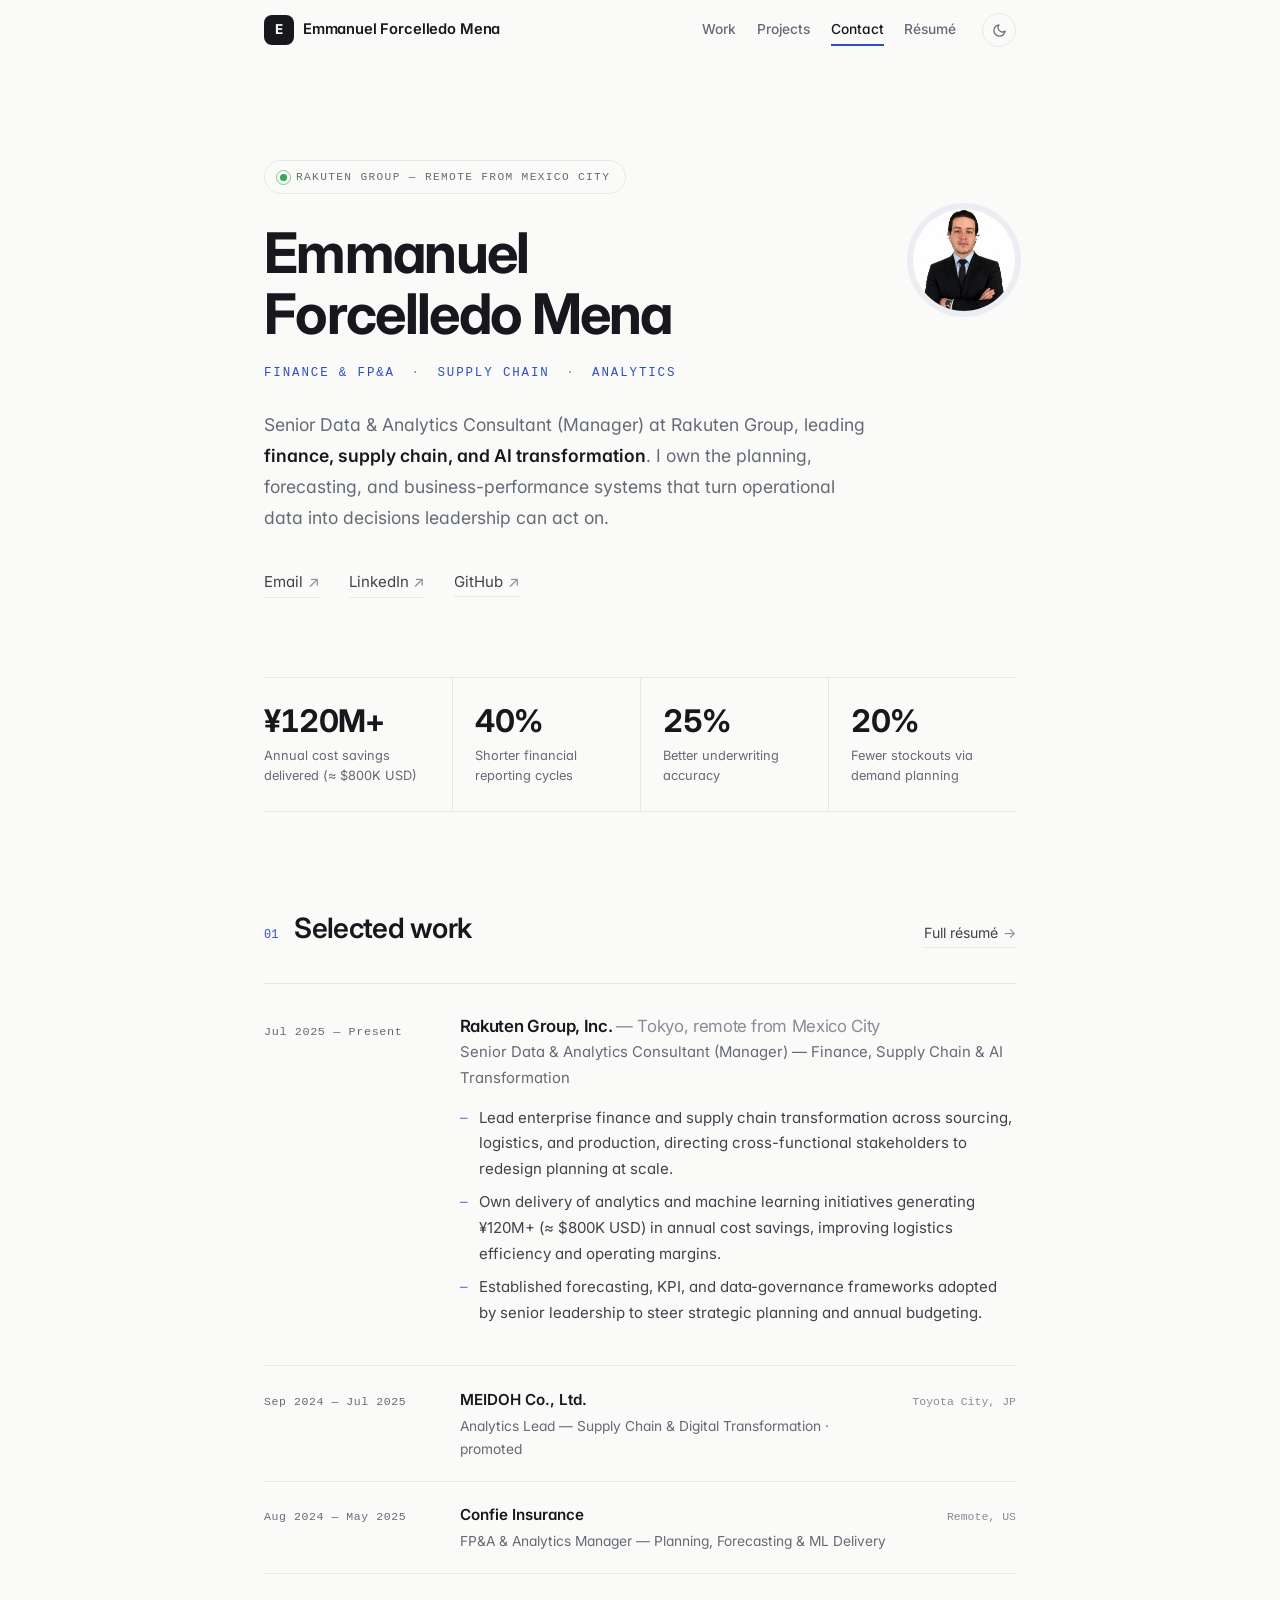
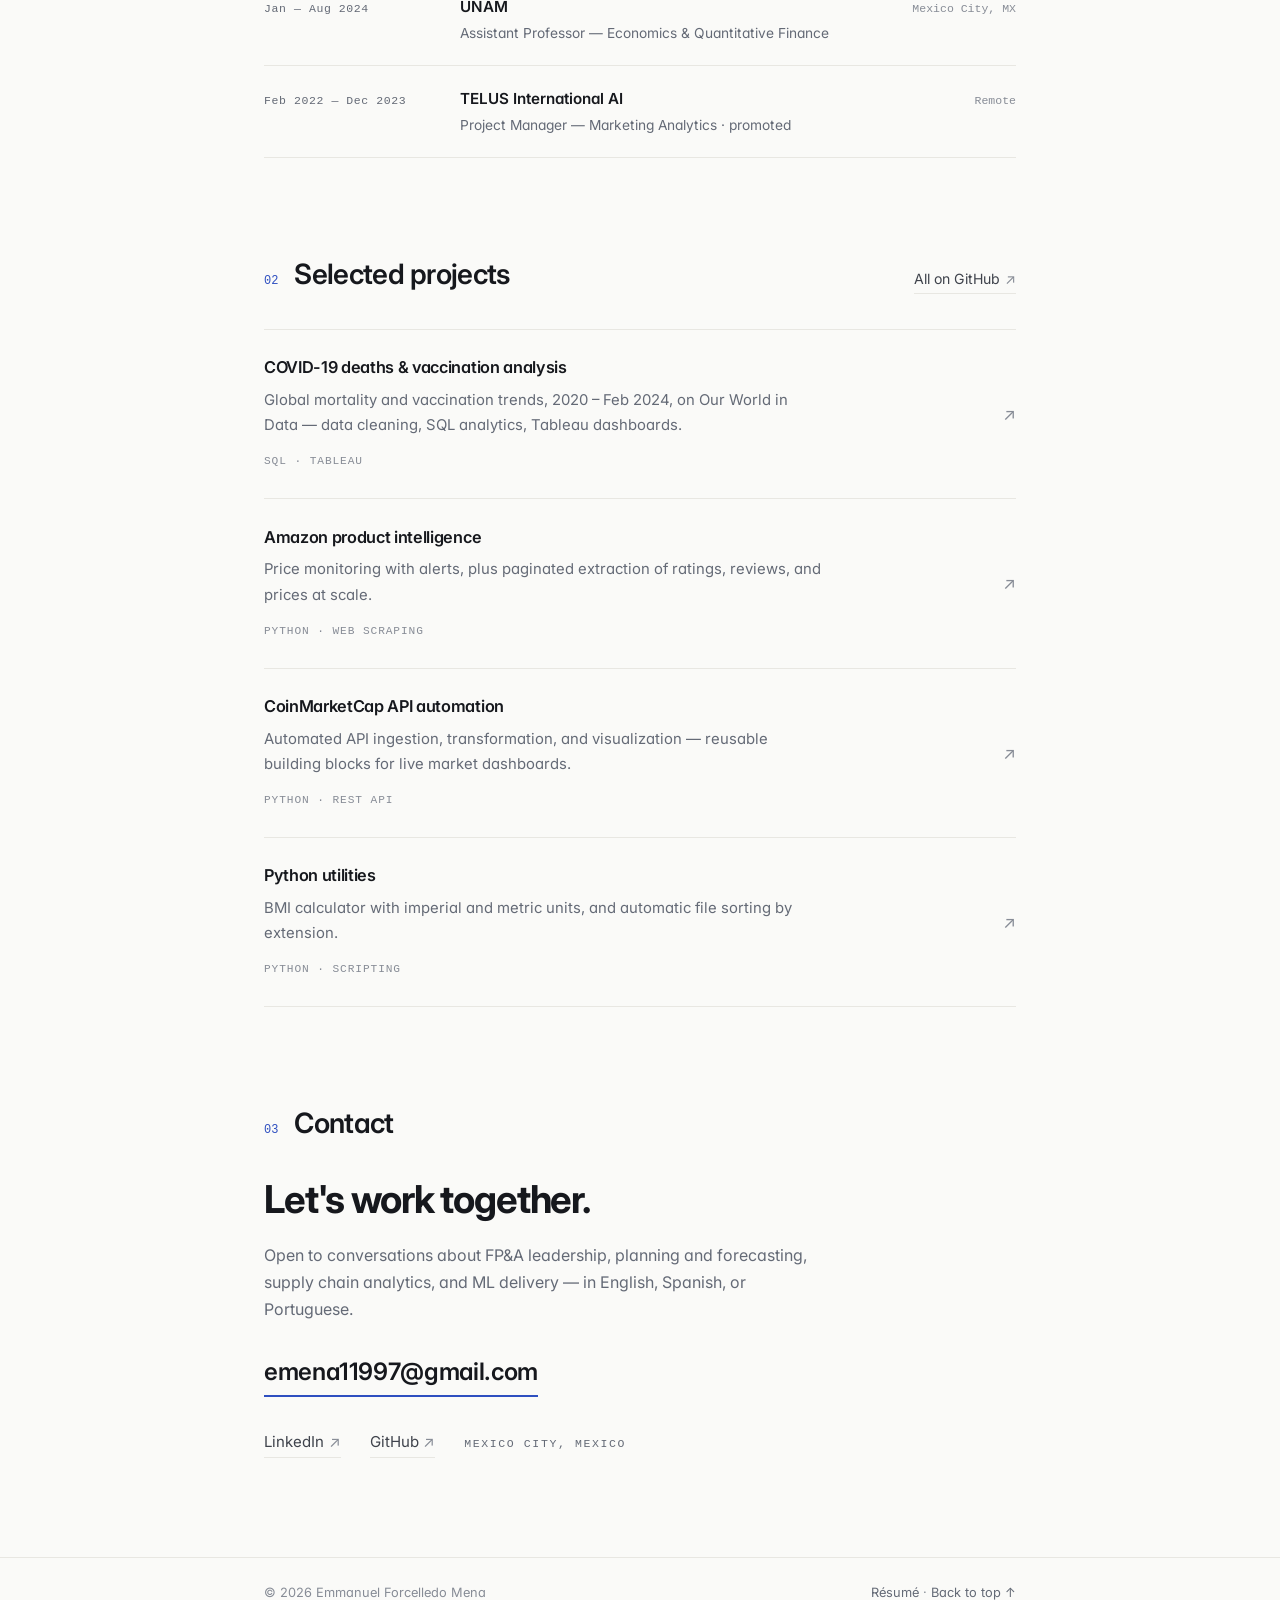
<file: index.html>
<!DOCTYPE html>
<html lang="en">
<head>
	<meta charset="utf-8" />
	<meta name="viewport" content="width=device-width, initial-scale=1" />
	<title>Emmanuel Forcelledo Mena — Finance, FP&amp;A &amp; Supply Chain Analytics</title>
	<meta name="description" content="Finance, FP&amp;A and supply chain analytics manager. Senior Data &amp; Analytics Consultant (Manager) at Rakuten Group — planning, forecasting, and business performance." />
	<meta name="author" content="Emmanuel Forcelledo Mena" />

	<meta property="og:type" content="website" />
	<meta property="og:title" content="Emmanuel Forcelledo Mena" />
	<meta property="og:description" content="Finance &amp; FP&amp;A · Supply Chain · Analytics — Senior Data &amp; Analytics Consultant (Manager) at Rakuten Group." />
	<meta property="og:image" content="images/foto_mia.jpeg" />

	<link rel="icon" href="data:image/svg+xml,%3Csvg xmlns='http://www.w3.org/2000/svg' viewBox='0 0 64 64'%3E%3Crect width='64' height='64' rx='14' fill='%2316181d'/%3E%3Ctext x='32' y='43' font-family='Arial,Helvetica,sans-serif' font-size='30' font-weight='700' fill='%23fafaf8' text-anchor='middle'%3EE%3C/text%3E%3C/svg%3E" />

	<script>(function(){try{var t=localStorage.getItem("theme");if(t)document.documentElement.dataset.theme=t}catch(e){}document.documentElement.classList.add("js")})();</script>

	<link rel="preconnect" href="https://fonts.googleapis.com" />
	<link rel="preconnect" href="https://fonts.gstatic.com" crossorigin />
	<link href="https://fonts.googleapis.com/css2?family=Inter:wght@400..700&display=swap" rel="stylesheet" />
	<link rel="stylesheet" href="assets/css/style.css" />

	<script type="application/ld+json">
	{
		"@context": "https://schema.org",
		"@type": "Person",
		"name": "Emmanuel Forcelledo Mena",
		"jobTitle": "Senior Data & Analytics Consultant (Manager) — Finance, Supply Chain & AI Transformation",
		"worksFor": { "@type": "Organization", "name": "Rakuten Group, Inc." },
		"address": { "@type": "PostalAddress", "addressLocality": "Mexico City", "addressCountry": "MX" },
		"alumniOf": { "@type": "CollegeOrUniversity", "name": "National Autonomous University of Mexico (UNAM)" },
		"email": "mailto:emena11997@gmail.com",
		"url": "https://emmanuelforcelledomena.github.io",
		"sameAs": [
			"https://www.linkedin.com/in/emmanuelforcelledo/",
			"https://github.com/EmmanuelForcelledoMena"
		]
	}
	</script>
</head>
<body>

	<a class="skip-link" href="#work">Skip to content</a>

	<header class="site-header" id="top">
		<div class="wrap">
			<a class="brand" href="index.html"><span class="mark">E</span><span class="brand-name">Emmanuel Forcelledo Mena</span></a>
			<nav class="site-nav" aria-label="Main">
				<a href="#work" data-spy>Work</a>
				<a href="#projects" data-spy>Projects</a>
				<a href="#contact" data-spy>Contact</a>
				<a href="experience.html">Résumé</a>
				<button class="theme-toggle" type="button" aria-label="Toggle color theme">
					<svg class="moon" viewBox="0 0 24 24" fill="none" stroke="currentColor" stroke-width="2" stroke-linecap="round" stroke-linejoin="round" aria-hidden="true"><path d="M21 12.79A9 9 0 1 1 11.21 3 7 7 0 0 0 21 12.79z"/></svg>
					<svg class="sun" viewBox="0 0 24 24" fill="none" stroke="currentColor" stroke-width="2" stroke-linecap="round" stroke-linejoin="round" aria-hidden="true"><circle cx="12" cy="12" r="4"/><path d="M12 2v2M12 20v2M4.93 4.93l1.41 1.41M17.66 17.66l1.41 1.41M2 12h2M20 12h2M4.93 19.07l1.41-1.41M17.66 6.34l1.41-1.41"/></svg>
				</button>
			</nav>
		</div>
	</header>

	<main>

		<!-- Intro -->
		<section class="intro">
			<div class="wrap">
				<div class="intro-head">
					<div>
						<span class="status-pill fx" style="--d:.02s"><span class="pulse" aria-hidden="true"></span> Rakuten Group — remote from Mexico City</span>
						<h1 class="fx" style="--d:.1s">Emmanuel Forcelledo Mena</h1>
						<p class="role-line fx" style="--d:.18s">Finance &amp; FP&amp;A <span class="dot">·</span> Supply Chain <span class="dot">·</span> Analytics</p>
						<p class="lede fx" style="--d:.26s">Senior Data &amp; Analytics Consultant (Manager) at Rakuten Group, leading <strong>finance, supply chain, and AI transformation</strong>. I own the planning, forecasting, and business-performance systems that turn operational data into decisions leadership can act on.</p>
						<div class="intro-links fx" style="--d:.34s">
							<a class="ulink" href="mailto:emena11997@gmail.com">Email<span class="arr">↗</span></a>
							<a class="ulink" href="https://www.linkedin.com/in/emmanuelforcelledo/" target="_blank" rel="noopener">LinkedIn<span class="arr">↗</span></a>
							<a class="ulink" href="https://github.com/EmmanuelForcelledoMena" target="_blank" rel="noopener">GitHub<span class="arr">↗</span></a>
						</div>
					</div>
					<div class="portrait-wrap fx-scale" style="--d:.2s">
						<img class="portrait" src="images/foto_mia.jpeg" alt="Emmanuel Forcelledo Mena" />
					</div>
				</div>

				<div class="stats fx" style="--d:.44s">
					<div class="stat">
						<div class="num" data-count="120" data-prefix="¥" data-suffix="M+">¥120M+</div>
						<div class="cap">Annual cost savings delivered (≈ $800K USD)</div>
					</div>
					<div class="stat">
						<div class="num" data-count="40" data-suffix="%">40%</div>
						<div class="cap">Shorter financial reporting cycles</div>
					</div>
					<div class="stat">
						<div class="num" data-count="25" data-suffix="%">25%</div>
						<div class="cap">Better underwriting accuracy</div>
					</div>
					<div class="stat">
						<div class="num" data-count="20" data-suffix="%">20%</div>
						<div class="cap">Fewer stockouts via demand planning</div>
					</div>
				</div>
			</div>
		</section>

		<!-- Selected work -->
		<section class="section" id="work">
			<div class="wrap">
				<div class="sec-head reveal">
					<div class="left"><span class="n">01</span><h2>Selected work</h2></div>
					<a class="ulink more" href="experience.html">Full résumé<span class="arr">→</span></a>
				</div>

				<div class="xp reveal">
					<article class="xp-item">
						<div class="xp-when">Jul 2025 — Present</div>
						<div class="xp-body">
							<h3>Rakuten Group, Inc. <span class="where">— Tokyo, remote from Mexico City</span></h3>
							<p class="role-title">Senior Data &amp; Analytics Consultant (Manager) — Finance, Supply Chain &amp; AI Transformation</p>
							<ul>
								<li>Lead enterprise finance and supply chain transformation across sourcing, logistics, and production, directing cross-functional stakeholders to redesign planning at scale.</li>
								<li>Own delivery of analytics and machine learning initiatives generating ¥120M+ (≈ $800K USD) in annual cost savings, improving logistics efficiency and operating margins.</li>
								<li>Established forecasting, KPI, and data-governance frameworks adopted by senior leadership to steer strategic planning and annual budgeting.</li>
							</ul>
						</div>
					</article>
				</div>

				<div class="xp-compact">
					<a class="xp-row reveal" href="experience.html">
						<span class="when">Sep 2024 — Jul 2025</span>
						<span class="co">MEIDOH Co., Ltd.<span class="what">Analytics Lead — Supply Chain &amp; Digital Transformation · promoted</span></span>
						<span class="loc">Toyota City, JP</span>
					</a>
					<a class="xp-row reveal" href="experience.html">
						<span class="when">Aug 2024 — May 2025</span>
						<span class="co">Confie Insurance<span class="what">FP&amp;A &amp; Analytics Manager — Planning, Forecasting &amp; ML Delivery</span></span>
						<span class="loc">Remote, US</span>
					</a>
					<a class="xp-row reveal" href="experience.html">
						<span class="when">Jan — Aug 2024</span>
						<span class="co">UNAM<span class="what">Assistant Professor — Economics &amp; Quantitative Finance</span></span>
						<span class="loc">Mexico City, MX</span>
					</a>
					<a class="xp-row reveal" href="experience.html">
						<span class="when">Feb 2022 — Dec 2023</span>
						<span class="co">TELUS International AI<span class="what">Project Manager — Marketing Analytics · promoted</span></span>
						<span class="loc">Remote</span>
					</a>
				</div>
			</div>
		</section>

		<!-- Projects -->
		<section class="section" id="projects">
			<div class="wrap">
				<div class="sec-head reveal">
					<div class="left"><span class="n">02</span><h2>Selected projects</h2></div>
					<a class="ulink more" href="https://github.com/EmmanuelForcelledoMena" target="_blank" rel="noopener">All on GitHub<span class="arr">↗</span></a>
				</div>

				<div class="plist">
					<a class="proj reveal" href="https://github.com/EmmanuelForcelledoMena/CovidDeathsAndVaccinationAnalysis-2020-Feb2024-" target="_blank" rel="noopener">
						<h3>COVID-19 deaths &amp; vaccination analysis</h3>
						<span class="arr">↗</span>
						<p>Global mortality and vaccination trends, 2020 – Feb 2024, on Our World in Data — data cleaning, SQL analytics, Tableau dashboards.</p>
						<span class="meta">SQL · Tableau</span>
					</a>
					<a class="proj reveal" href="https://github.com/EmmanuelForcelledoMena/PythonAmazonWebScralping" target="_blank" rel="noopener">
						<h3>Amazon product intelligence</h3>
						<span class="arr">↗</span>
						<p>Price monitoring with alerts, plus paginated extraction of ratings, reviews, and prices at scale.</p>
						<span class="meta">Python · Web scraping</span>
					</a>
					<a class="proj reveal" href="https://github.com/EmmanuelForcelledoMena/AutomatingCryptoWebsiteAPI" target="_blank" rel="noopener">
						<h3>CoinMarketCap API automation</h3>
						<span class="arr">↗</span>
						<p>Automated API ingestion, transformation, and visualization — reusable building blocks for live market dashboards.</p>
						<span class="meta">Python · REST API</span>
					</a>
					<a class="proj reveal" href="https://github.com/EmmanuelForcelledoMena/VariousProjects-BMICalculator-AutomaticFileSorter-" target="_blank" rel="noopener">
						<h3>Python utilities</h3>
						<span class="arr">↗</span>
						<p>BMI calculator with imperial and metric units, and automatic file sorting by extension.</p>
						<span class="meta">Python · Scripting</span>
					</a>
				</div>
			</div>
		</section>

		<!-- Contact -->
		<section class="section contact" id="contact">
			<div class="wrap">
				<div class="sec-head reveal">
					<div class="left"><span class="n">03</span><h2>Contact</h2></div>
				</div>
				<p class="huge reveal">Let's work together.</p>
				<p class="reveal" style="--d:.08s">Open to conversations about FP&amp;A leadership, planning and forecasting, supply chain analytics, and ML delivery — in English, Spanish, or Portuguese.</p>
				<a class="big-mail reveal" style="--d:.14s" href="mailto:emena11997@gmail.com">emena11997@gmail.com</a>
				<div class="contact-links reveal" style="--d:.2s">
					<a class="ulink" href="https://www.linkedin.com/in/emmanuelforcelledo/" target="_blank" rel="noopener">LinkedIn<span class="arr">↗</span></a>
					<a class="ulink" href="https://github.com/EmmanuelForcelledoMena" target="_blank" rel="noopener">GitHub<span class="arr">↗</span></a>
					<span class="label">Mexico City, Mexico</span>
				</div>
			</div>
		</section>

	</main>

	<footer class="site-footer">
		<div class="wrap">
			<span>© <span id="year">2026</span> Emmanuel Forcelledo Mena</span>
			<span><a href="experience.html">Résumé</a> · <a href="#top">Back to top ↑</a></span>
		</div>
	</footer>

	<script src="assets/js/app.js"></script>

</body>
</html>
</file>
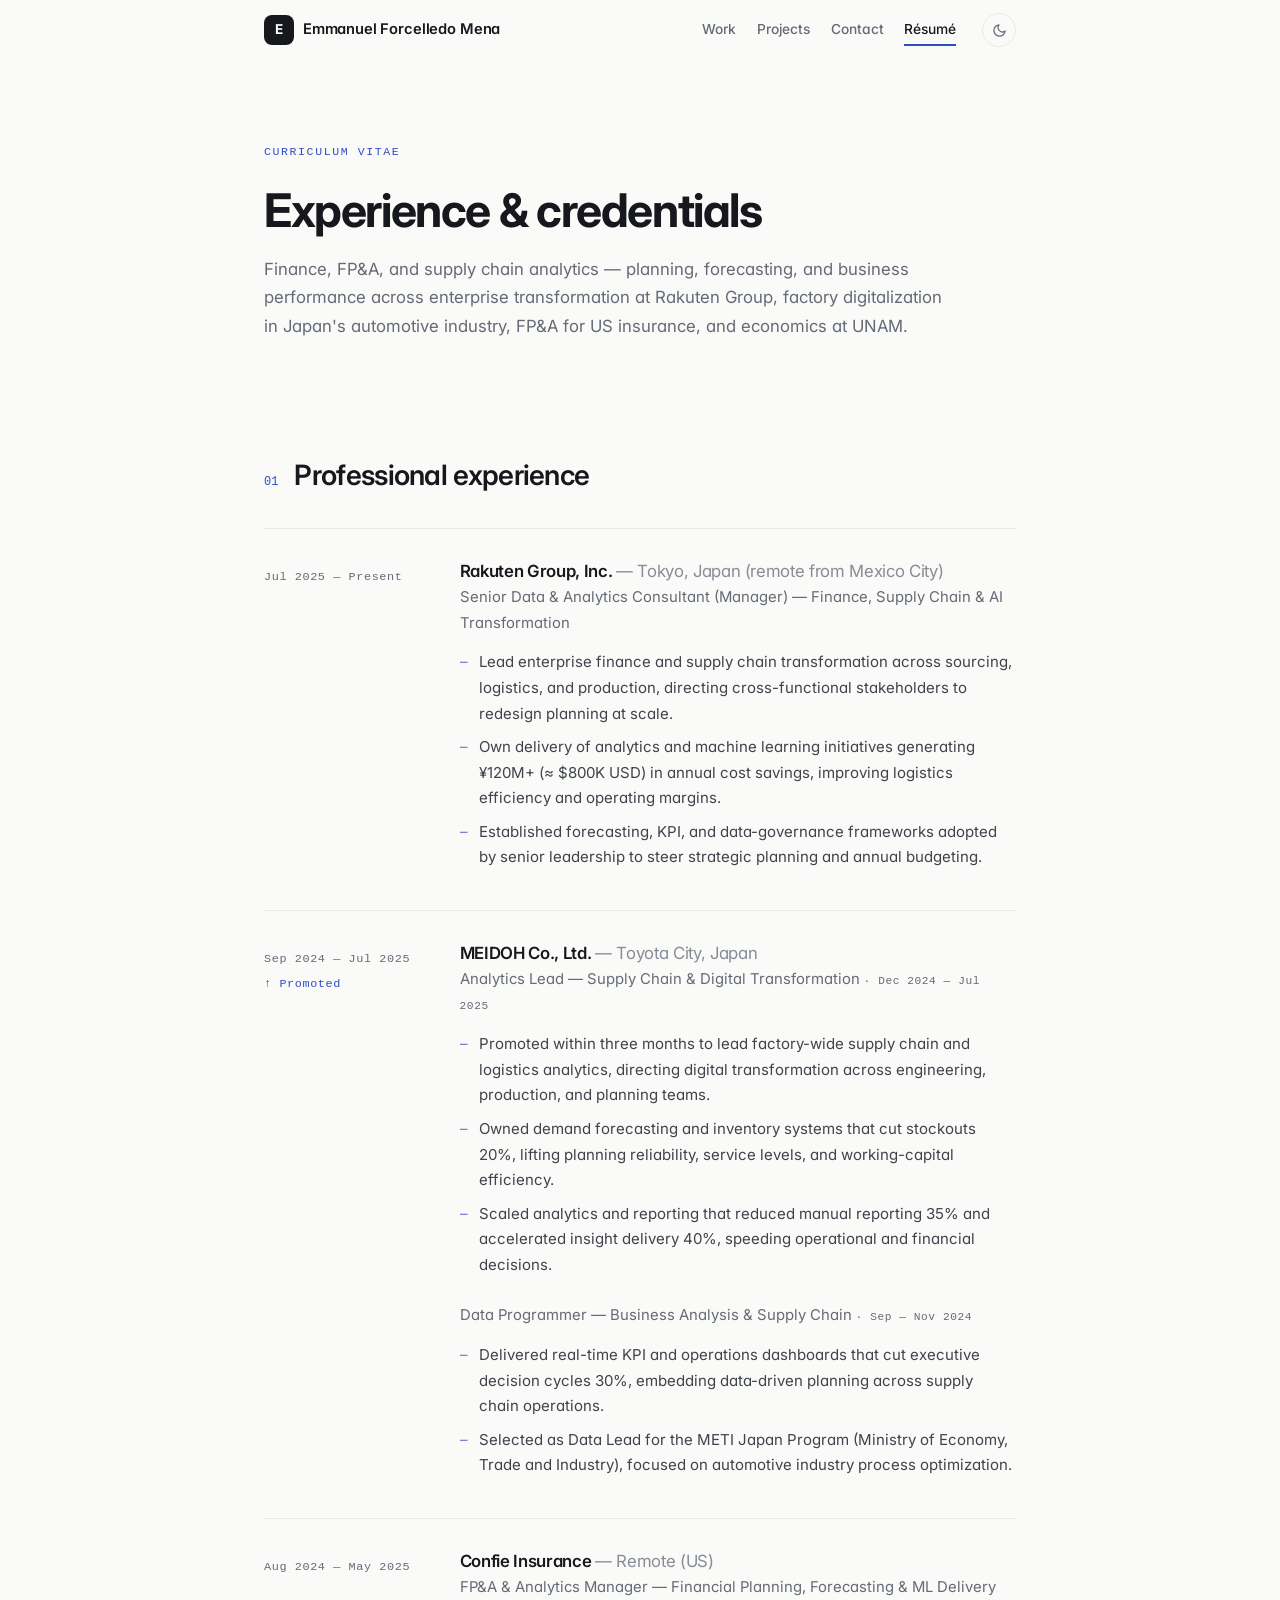
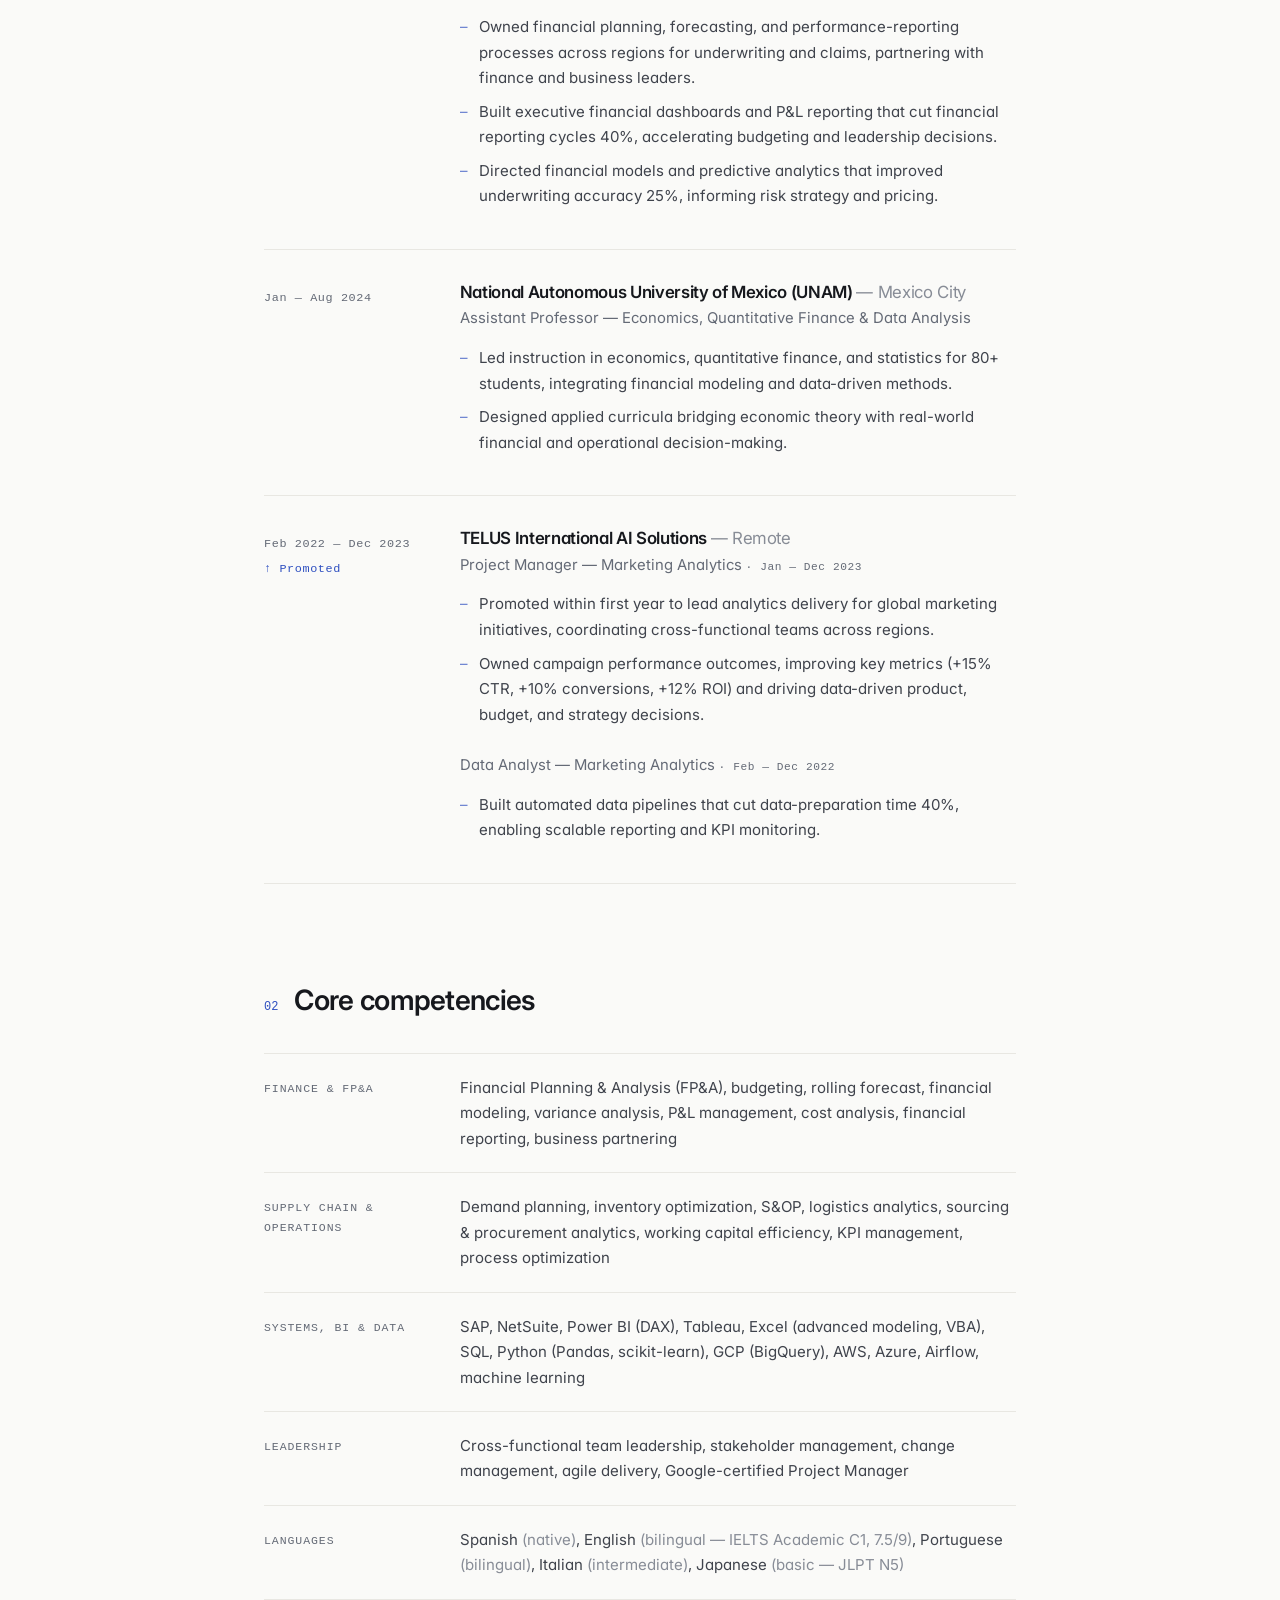
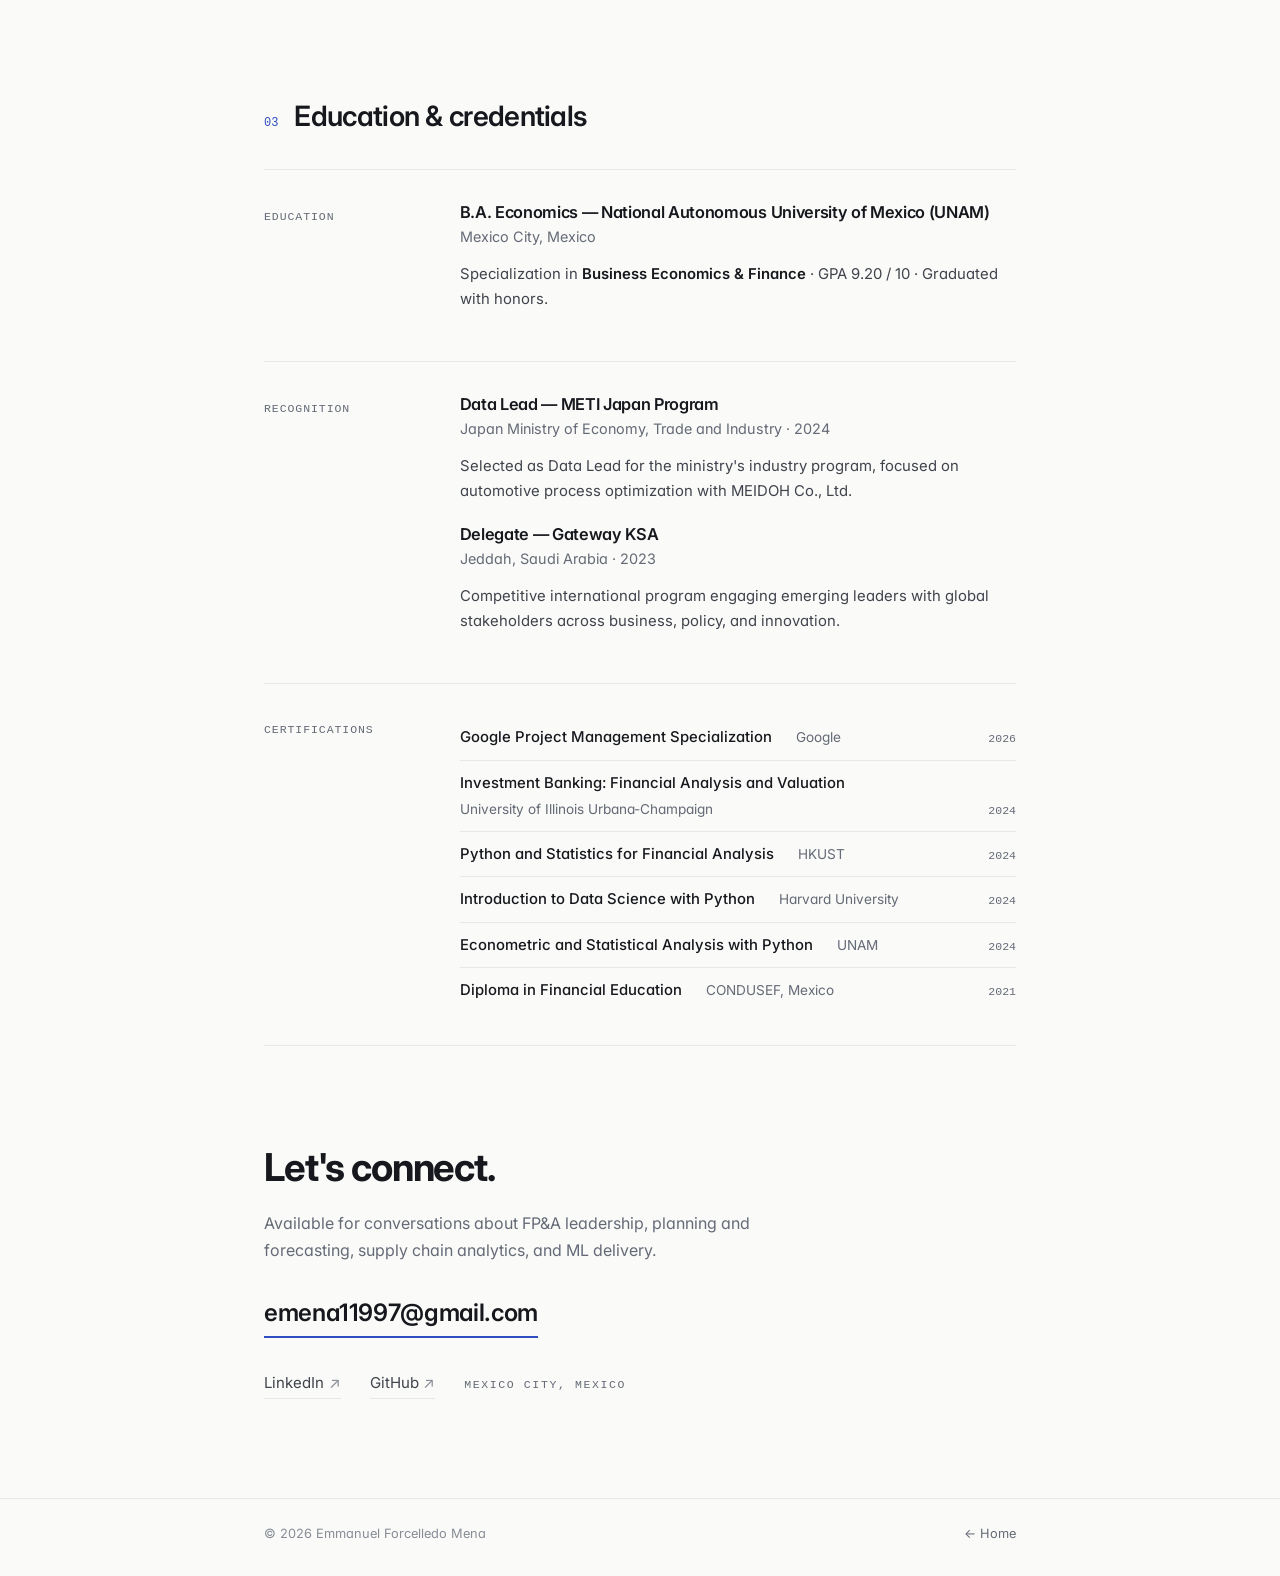
<file: experience.html>
<!DOCTYPE html>
<html lang="en">
<head>
	<meta charset="utf-8" />
	<meta name="viewport" content="width=device-width, initial-scale=1" />
	<title>Résumé — Emmanuel Forcelledo Mena</title>
	<meta name="description" content="Full experience, education, certifications, and core competencies of Emmanuel Forcelledo Mena — Finance, FP&amp;A and supply chain analytics manager." />
	<meta name="author" content="Emmanuel Forcelledo Mena" />

	<meta property="og:type" content="website" />
	<meta property="og:title" content="Résumé — Emmanuel Forcelledo Mena" />
	<meta property="og:description" content="Full experience, education, certifications, and competencies — Finance &amp; FP&amp;A · Supply Chain · Analytics." />
	<meta property="og:image" content="images/foto_mia.jpeg" />

	<link rel="icon" href="data:image/svg+xml,%3Csvg xmlns='http://www.w3.org/2000/svg' viewBox='0 0 64 64'%3E%3Crect width='64' height='64' rx='14' fill='%2316181d'/%3E%3Ctext x='32' y='43' font-family='Arial,Helvetica,sans-serif' font-size='30' font-weight='700' fill='%23fafaf8' text-anchor='middle'%3EE%3C/text%3E%3C/svg%3E" />

	<script>(function(){try{var t=localStorage.getItem("theme");if(t)document.documentElement.dataset.theme=t}catch(e){}document.documentElement.classList.add("js")})();</script>

	<link rel="preconnect" href="https://fonts.googleapis.com" />
	<link rel="preconnect" href="https://fonts.gstatic.com" crossorigin />
	<link href="https://fonts.googleapis.com/css2?family=Inter:wght@400..700&display=swap" rel="stylesheet" />
	<link rel="stylesheet" href="assets/css/style.css" />
</head>
<body>

	<a class="skip-link" href="#experience">Skip to content</a>

	<header class="site-header" id="top">
		<div class="wrap">
			<a class="brand" href="index.html"><span class="mark">E</span><span class="brand-name">Emmanuel Forcelledo Mena</span></a>
			<nav class="site-nav" aria-label="Main">
				<a href="index.html#work">Work</a>
				<a href="index.html#projects">Projects</a>
				<a href="index.html#contact">Contact</a>
				<a href="experience.html" class="active">Résumé</a>
				<button class="theme-toggle" type="button" aria-label="Toggle color theme">
					<svg class="moon" viewBox="0 0 24 24" fill="none" stroke="currentColor" stroke-width="2" stroke-linecap="round" stroke-linejoin="round" aria-hidden="true"><path d="M21 12.79A9 9 0 1 1 11.21 3 7 7 0 0 0 21 12.79z"/></svg>
					<svg class="sun" viewBox="0 0 24 24" fill="none" stroke="currentColor" stroke-width="2" stroke-linecap="round" stroke-linejoin="round" aria-hidden="true"><circle cx="12" cy="12" r="4"/><path d="M12 2v2M12 20v2M4.93 4.93l1.41 1.41M17.66 17.66l1.41 1.41M2 12h2M20 12h2M4.93 19.07l1.41-1.41M17.66 6.34l1.41-1.41"/></svg>
				</button>
			</nav>
		</div>
	</header>

	<main>

		<section class="page-hero">
			<div class="wrap">
				<span class="label fx" style="--d:.02s">Curriculum vitae</span>
				<h1 class="fx" style="--d:.1s">Experience &amp; credentials</h1>
				<p class="lede fx" style="--d:.18s">Finance, FP&amp;A, and supply chain analytics — planning, forecasting, and business performance across enterprise transformation at Rakuten Group, factory digitalization in Japan's automotive industry, FP&amp;A for US insurance, and economics at UNAM.</p>
			</div>
		</section>

		<!-- Experience -->
		<section class="section" id="experience">
			<div class="wrap">
				<div class="sec-head reveal"><div class="left"><span class="n">01</span><h2>Professional experience</h2></div></div>

				<div class="xp">

					<article class="xp-item reveal">
						<div class="xp-when">Jul 2025 — Present</div>
						<div class="xp-body">
							<h3>Rakuten Group, Inc. <span class="where">— Tokyo, Japan (remote from Mexico City)</span></h3>
							<p class="role-title">Senior Data &amp; Analytics Consultant (Manager) — Finance, Supply Chain &amp; AI Transformation</p>
							<ul>
								<li>Lead enterprise finance and supply chain transformation across sourcing, logistics, and production, directing cross-functional stakeholders to redesign planning at scale.</li>
								<li>Own delivery of analytics and machine learning initiatives generating ¥120M+ (≈ $800K USD) in annual cost savings, improving logistics efficiency and operating margins.</li>
								<li>Established forecasting, KPI, and data-governance frameworks adopted by senior leadership to steer strategic planning and annual budgeting.</li>
							</ul>
						</div>
					</article>

					<article class="xp-item reveal">
						<div class="xp-when">Sep 2024 — Jul 2025 <span class="tag">↑ Promoted</span></div>
						<div class="xp-body">
							<h3>MEIDOH Co., Ltd. <span class="where">— Toyota City, Japan</span></h3>
							<div class="xp-role">
								<p class="role-title">Analytics Lead — Supply Chain &amp; Digital Transformation <span class="sub-when">· Dec 2024 — Jul 2025</span></p>
								<ul>
									<li>Promoted within three months to lead factory-wide supply chain and logistics analytics, directing digital transformation across engineering, production, and planning teams.</li>
									<li>Owned demand forecasting and inventory systems that cut stockouts 20%, lifting planning reliability, service levels, and working-capital efficiency.</li>
									<li>Scaled analytics and reporting that reduced manual reporting 35% and accelerated insight delivery 40%, speeding operational and financial decisions.</li>
								</ul>
							</div>
							<div class="xp-role">
								<p class="role-title">Data Programmer — Business Analysis &amp; Supply Chain <span class="sub-when">· Sep — Nov 2024</span></p>
								<ul>
									<li>Delivered real-time KPI and operations dashboards that cut executive decision cycles 30%, embedding data-driven planning across supply chain operations.</li>
									<li>Selected as Data Lead for the METI Japan Program (Ministry of Economy, Trade and Industry), focused on automotive industry process optimization.</li>
								</ul>
							</div>
						</div>
					</article>

					<article class="xp-item reveal">
						<div class="xp-when">Aug 2024 — May 2025</div>
						<div class="xp-body">
							<h3>Confie Insurance <span class="where">— Remote (US)</span></h3>
							<p class="role-title">FP&amp;A &amp; Analytics Manager — Financial Planning, Forecasting &amp; ML Delivery</p>
							<ul>
								<li>Owned financial planning, forecasting, and performance-reporting processes across regions for underwriting and claims, partnering with finance and business leaders.</li>
								<li>Built executive financial dashboards and P&amp;L reporting that cut financial reporting cycles 40%, accelerating budgeting and leadership decisions.</li>
								<li>Directed financial models and predictive analytics that improved underwriting accuracy 25%, informing risk strategy and pricing.</li>
							</ul>
						</div>
					</article>

					<article class="xp-item reveal">
						<div class="xp-when">Jan — Aug 2024</div>
						<div class="xp-body">
							<h3>National Autonomous University of Mexico (UNAM) <span class="where">— Mexico City</span></h3>
							<p class="role-title">Assistant Professor — Economics, Quantitative Finance &amp; Data Analysis</p>
							<ul>
								<li>Led instruction in economics, quantitative finance, and statistics for 80+ students, integrating financial modeling and data-driven methods.</li>
								<li>Designed applied curricula bridging economic theory with real-world financial and operational decision-making.</li>
							</ul>
						</div>
					</article>

					<article class="xp-item reveal">
						<div class="xp-when">Feb 2022 — Dec 2023 <span class="tag">↑ Promoted</span></div>
						<div class="xp-body">
							<h3>TELUS International AI Solutions <span class="where">— Remote</span></h3>
							<div class="xp-role">
								<p class="role-title">Project Manager — Marketing Analytics <span class="sub-when">· Jan — Dec 2023</span></p>
								<ul>
									<li>Promoted within first year to lead analytics delivery for global marketing initiatives, coordinating cross-functional teams across regions.</li>
									<li>Owned campaign performance outcomes, improving key metrics (+15% CTR, +10% conversions, +12% ROI) and driving data-driven product, budget, and strategy decisions.</li>
								</ul>
							</div>
							<div class="xp-role">
								<p class="role-title">Data Analyst — Marketing Analytics <span class="sub-when">· Feb — Dec 2022</span></p>
								<ul>
									<li>Built automated data pipelines that cut data-preparation time 40%, enabling scalable reporting and KPI monitoring.</li>
								</ul>
							</div>
						</div>
					</article>

				</div>
			</div>
		</section>

		<!-- Core competencies -->
		<section class="section" id="skills">
			<div class="wrap">
				<div class="sec-head reveal"><div class="left"><span class="n">02</span><h2>Core competencies</h2></div></div>

				<div class="skills">
					<div class="skill-row reveal">
						<div class="k">Finance &amp; FP&amp;A</div>
						<div class="v">Financial Planning &amp; Analysis (FP&amp;A), budgeting, rolling forecast, financial modeling, variance analysis, P&amp;L management, cost analysis, financial reporting, business partnering</div>
					</div>
					<div class="skill-row reveal">
						<div class="k">Supply chain &amp; operations</div>
						<div class="v">Demand planning, inventory optimization, S&amp;OP, logistics analytics, sourcing &amp; procurement analytics, working capital efficiency, KPI management, process optimization</div>
					</div>
					<div class="skill-row reveal">
						<div class="k">Systems, BI &amp; data</div>
						<div class="v">SAP, NetSuite, Power BI (DAX), Tableau, Excel (advanced modeling, VBA), SQL, Python (Pandas, scikit-learn), GCP (BigQuery), AWS, Azure, Airflow, machine learning</div>
					</div>
					<div class="skill-row reveal">
						<div class="k">Leadership</div>
						<div class="v">Cross-functional team leadership, stakeholder management, change management, agile delivery, Google-certified Project Manager</div>
					</div>
					<div class="skill-row reveal">
						<div class="k">Languages</div>
						<div class="v">Spanish <em>(native)</em>, English <em>(bilingual — IELTS Academic C1, 7.5/9)</em>, Portuguese <em>(bilingual)</em>, Italian <em>(intermediate)</em>, Japanese <em>(basic — JLPT N5)</em></div>
					</div>
				</div>
			</div>
		</section>

		<!-- Education & credentials -->
		<section class="section" id="education">
			<div class="wrap">
				<div class="sec-head reveal"><div class="left"><span class="n">03</span><h2>Education &amp; credentials</h2></div></div>

				<div class="edu">
					<div class="edu-item reveal">
						<div class="k">Education</div>
						<div>
							<h3>B.A. Economics — National Autonomous University of Mexico (UNAM)</h3>
							<p class="sub">Mexico City, Mexico</p>
							<p class="detail">Specialization in <strong>Business Economics &amp; Finance</strong> · GPA 9.20 / 10 · Graduated with honors.</p>
						</div>
					</div>

					<div class="edu-item reveal">
						<div class="k">Recognition</div>
						<div>
							<h3>Data Lead — METI Japan Program</h3>
							<p class="sub">Japan Ministry of Economy, Trade and Industry · 2024</p>
							<p class="detail" style="margin-bottom: 1.2rem;">Selected as Data Lead for the ministry's industry program, focused on automotive process optimization with MEIDOH Co., Ltd.</p>
							<h3>Delegate — Gateway KSA</h3>
							<p class="sub">Jeddah, Saudi Arabia · 2023</p>
							<p class="detail">Competitive international program engaging emerging leaders with global stakeholders across business, policy, and innovation.</p>
						</div>
					</div>

					<div class="edu-item reveal">
						<div class="k">Certifications</div>
						<ul class="cred-list">
							<li><span class="what">Google Project Management Specialization</span><span class="who">Google</span><span class="when">2026</span></li>
							<li><span class="what">Investment Banking: Financial Analysis and Valuation</span><span class="who">University of Illinois Urbana-Champaign</span><span class="when">2024</span></li>
							<li><span class="what">Python and Statistics for Financial Analysis</span><span class="who">HKUST</span><span class="when">2024</span></li>
							<li><span class="what">Introduction to Data Science with Python</span><span class="who">Harvard University</span><span class="when">2024</span></li>
							<li><span class="what">Econometric and Statistical Analysis with Python</span><span class="who">UNAM</span><span class="when">2024</span></li>
							<li><span class="what">Diploma in Financial Education</span><span class="who">CONDUSEF, Mexico</span><span class="when">2021</span></li>
						</ul>
					</div>
				</div>
			</div>
		</section>

		<!-- Contact -->
		<section class="section contact" id="contact">
			<div class="wrap">
				<p class="huge reveal">Let's connect.</p>
				<p class="reveal" style="--d:.08s">Available for conversations about FP&amp;A leadership, planning and forecasting, supply chain analytics, and ML delivery.</p>
				<a class="big-mail reveal" style="--d:.14s" href="mailto:emena11997@gmail.com">emena11997@gmail.com</a>
				<div class="contact-links reveal" style="--d:.2s">
					<a class="ulink" href="https://www.linkedin.com/in/emmanuelforcelledo/" target="_blank" rel="noopener">LinkedIn<span class="arr">↗</span></a>
					<a class="ulink" href="https://github.com/EmmanuelForcelledoMena" target="_blank" rel="noopener">GitHub<span class="arr">↗</span></a>
					<span class="label">Mexico City, Mexico</span>
				</div>
			</div>
		</section>

	</main>

	<footer class="site-footer">
		<div class="wrap">
			<span>© <span id="year">2026</span> Emmanuel Forcelledo Mena</span>
			<span><a href="index.html">← Home</a></span>
		</div>
	</footer>

	<script src="assets/js/app.js"></script>

</body>
</html>
</file>
<file: assets/css/style.css>
/* ============================================================
   Emmanuel Forcelledo Mena — Portfolio v3.1
   Clean minimal · single typeface · light & dark · subtle motion
   ============================================================ */

/* ---------- Design tokens ---------- */

:root {
	--bg: #fafaf8;
	--surface: #ffffff;
	--ink: #16181d;
	--body: #3f434c;
	--muted: #646a76;
	--faint: #878c96;
	--line: #e8e7e2;
	--accent: #2e4fc0;
	--accent-ink: #253f9a;
	--accent-soft: rgba(46, 79, 192, 0.07);

	--sans: "Inter", -apple-system, BlinkMacSystemFont, "Segoe UI", sans-serif;
	--mono: ui-monospace, "SF Mono", "Cascadia Code", Consolas, monospace;

	--w: 800px;
	--ease: cubic-bezier(0.2, 0.6, 0.2, 1);
}

:root[data-theme="dark"] {
	--bg: #0e0f11;
	--surface: #16171a;
	--ink: #f2f1ee;
	--body: #c6c7c3;
	--muted: #989a96;
	--faint: #6e7074;
	--line: #232428;
	--accent: #93a8f4;
	--accent-ink: #b3c2f8;
	--accent-soft: rgba(147, 168, 244, 0.09);
}

@media (prefers-color-scheme: dark) {
	:root:not([data-theme="light"]) {
		--bg: #0e0f11;
		--surface: #16171a;
		--ink: #f2f1ee;
		--body: #c6c7c3;
		--muted: #989a96;
		--faint: #6e7074;
		--line: #232428;
		--accent: #93a8f4;
		--accent-ink: #b3c2f8;
		--accent-soft: rgba(147, 168, 244, 0.09);
	}
}

/* ---------- Cross-page view transitions ---------- */

@view-transition { navigation: auto; }

::view-transition-old(root) { animation-duration: 0.2s; }
::view-transition-new(root) { animation-duration: 0.3s; }

/* ---------- Base ---------- */

*, *::before, *::after { box-sizing: border-box; }

html { scroll-behavior: smooth; scroll-padding-top: 4.5rem; }

body {
	margin: 0;
	background: var(--bg);
	color: var(--body);
	font-family: var(--sans);
	font-size: 1rem;
	line-height: 1.7;
	-webkit-font-smoothing: antialiased;
	text-rendering: optimizeLegibility;
	font-feature-settings: "cv11";
	transition: background-color 0.3s ease, color 0.3s ease;
}

img { max-width: 100%; display: block; }

h1, h2, h3 {
	color: var(--ink);
	font-weight: 600;
	letter-spacing: -0.02em;
	line-height: 1.25;
	margin: 0;
}

p { margin: 0 0 1.1em; }

a { color: inherit; text-decoration: none; }

ul { margin: 0; padding: 0; list-style: none; }

::selection { background: var(--accent); color: #fff; }

:focus-visible {
	outline: 2px solid var(--accent);
	outline-offset: 3px;
	border-radius: 3px;
}

.wrap {
	max-width: var(--w);
	margin: 0 auto;
	padding: 0 1.5rem;
}

/* Small uppercase mono label */
.label {
	font-family: var(--mono);
	font-size: 0.72rem;
	font-weight: 500;
	letter-spacing: 0.14em;
	text-transform: uppercase;
	color: var(--muted);
}

/* Underlined text link */
.ulink {
	color: var(--body);
	border-bottom: 1px solid var(--line);
	padding-bottom: 2px;
	transition: color 0.2s ease, border-color 0.2s ease;
}

.ulink:hover { color: var(--accent-ink); border-color: var(--accent-ink); }

.ulink .arr {
	display: inline-block;
	margin-left: 0.3rem;
	color: var(--faint);
	transition: transform 0.25s var(--ease), color 0.2s ease;
}

.ulink:hover .arr { transform: translate(2px, -2px); color: var(--accent-ink); }

.skip-link {
	position: absolute;
	left: -999px;
	background: var(--ink);
	color: var(--bg);
	padding: 0.5rem 1rem;
	z-index: 200;
}
.skip-link:focus { left: 0; top: 0; }

/* ---------- Header ---------- */

.site-header {
	position: sticky;
	top: 0;
	z-index: 100;
	background: var(--bg);
	background: color-mix(in srgb, var(--bg) 85%, transparent);
	-webkit-backdrop-filter: blur(12px);
	backdrop-filter: blur(12px);
	border-bottom: 1px solid transparent;
	transition: border-color 0.3s ease, background-color 0.3s ease;
}

.site-header.scrolled { border-bottom-color: var(--line); }

.site-header .wrap {
	display: flex;
	align-items: center;
	justify-content: space-between;
	gap: 1rem;
	min-height: 3.75rem;
	padding-top: 0.5rem;
	padding-bottom: 0.5rem;
}

.brand {
	font-weight: 600;
	font-size: 0.92rem;
	letter-spacing: -0.01em;
	color: var(--ink);
	white-space: nowrap;
	display: inline-flex;
	align-items: center;
	gap: 0.55rem;
	min-width: 0;
}

.brand .mark {
	display: grid;
	place-items: center;
	width: 30px;
	height: 30px;
	flex: 0 0 auto;
	border-radius: 8px;
	background: var(--ink);
	color: var(--bg);
	font-size: 0.85rem;
	font-weight: 700;
	transition: background-color 0.3s ease, color 0.3s ease;
}

.brand-name { overflow: hidden; text-overflow: ellipsis; }

.site-nav {
	display: flex;
	align-items: center;
	gap: 0.25rem 1.3rem;
	flex: 0 0 auto;
}

.site-nav a {
	position: relative;
	font-size: 0.86rem;
	font-weight: 500;
	color: var(--muted);
	transition: color 0.2s ease;
	padding: 0.25rem 0;
}

.site-nav a::after {
	content: "";
	position: absolute;
	left: 0;
	right: 100%;
	bottom: 0;
	height: 1.5px;
	background: var(--accent);
	transition: right 0.25s var(--ease);
}

.site-nav a:hover, .site-nav a.active { color: var(--ink); }
.site-nav a:hover::after, .site-nav a.active::after { right: 0; }

.theme-toggle {
	appearance: none;
	border: 1px solid var(--line);
	background: transparent;
	color: var(--muted);
	width: 34px;
	height: 34px;
	border-radius: 50%;
	display: grid;
	place-items: center;
	cursor: pointer;
	flex: 0 0 auto;
	transition: color 0.2s ease, border-color 0.2s ease;
	margin-left: 0.3rem;
}

.theme-toggle:hover { color: var(--ink); border-color: var(--muted); }

.theme-toggle svg { width: 15px; height: 15px; }

.theme-toggle .sun { display: none; }
:root[data-theme="dark"] .theme-toggle .sun { display: block; }
:root[data-theme="dark"] .theme-toggle .moon { display: none; }
@media (prefers-color-scheme: dark) {
	:root:not([data-theme="light"]) .theme-toggle .sun { display: block; }
	:root:not([data-theme="light"]) .theme-toggle .moon { display: none; }
}

/* ---------- Entry animation (page load) ---------- */

.js .fx {
	opacity: 0;
	transform: translateY(16px);
	animation: rise 0.7s var(--ease) forwards;
	animation-delay: var(--d, 0s);
}

.js .fx-scale {
	opacity: 0;
	transform: scale(0.95);
	animation: pop 0.75s var(--ease) forwards;
	animation-delay: var(--d, 0s);
}

@keyframes rise { to { opacity: 1; transform: none; } }
@keyframes pop { to { opacity: 1; transform: none; } }

/* ---------- Scroll reveal ---------- */

.js .reveal {
	opacity: 0;
	transform: translateY(14px);
	transition: opacity 0.6s var(--ease), transform 0.6s var(--ease);
	transition-delay: var(--d, 0s);
}

.js .reveal.in { opacity: 1; transform: none; }

/* ---------- Intro / hero ---------- */

.intro { padding: clamp(4rem, 11vh, 6.5rem) 0 0; }

.intro-head {
	display: flex;
	align-items: flex-start;
	justify-content: space-between;
	gap: 2.5rem;
}

.status-pill {
	display: inline-flex;
	align-items: center;
	gap: 0.55rem;
	font-family: var(--mono);
	font-size: 0.7rem;
	font-weight: 500;
	letter-spacing: 0.12em;
	text-transform: uppercase;
	color: var(--muted);
	border: 1px solid var(--line);
	border-radius: 999px;
	padding: 0.42rem 0.95rem;
	margin-bottom: 1.8rem;
}

.status-pill .pulse {
	width: 7px;
	height: 7px;
	border-radius: 50%;
	background: #34a853;
	position: relative;
}

.status-pill .pulse::after {
	content: "";
	position: absolute;
	inset: -4px;
	border-radius: 50%;
	border: 1px solid #34a853;
	opacity: 0.6;
	animation: pulse 2.2s ease-out infinite;
}

@keyframes pulse {
	0% { transform: scale(0.5); opacity: 0.7; }
	70% { transform: scale(1.3); opacity: 0; }
	100% { transform: scale(1.3); opacity: 0; }
}

.intro h1 {
	font-size: clamp(2.3rem, 6vw, 3.5rem);
	font-weight: 700;
	letter-spacing: -0.03em;
	line-height: 1.08;
	max-width: 14ch;
	margin-bottom: 1.2rem;
}

.intro .role-line {
	font-family: var(--mono);
	font-size: 0.78rem;
	font-weight: 500;
	letter-spacing: 0.15em;
	text-transform: uppercase;
	color: var(--accent);
	margin-bottom: 1.6rem;
}

.intro .role-line .dot { color: var(--faint); padding: 0 0.45rem; }

.intro .lede {
	max-width: 60ch;
	font-size: 1.1rem;
	line-height: 1.75;
	color: var(--muted);
	margin-bottom: 2.2rem;
}

.intro .lede strong { color: var(--ink); font-weight: 600; }

.portrait-wrap { flex: 0 0 auto; position: relative; margin-top: 3rem; }

.portrait {
	width: 104px;
	height: 104px;
	border-radius: 50%;
	object-fit: cover;
	border: 1px solid var(--line);
	box-shadow: 0 0 0 5px var(--accent-soft);
}

.intro-links {
	display: flex;
	flex-wrap: wrap;
	gap: 0.5rem 1.8rem;
	font-size: 0.94rem;
}

/* ---------- Stats ---------- */

.stats {
	margin-top: clamp(3.5rem, 9vh, 5rem);
	border-top: 1px solid var(--line);
	border-bottom: 1px solid var(--line);
	display: grid;
	grid-template-columns: repeat(4, 1fr);
}

.stat { padding: 1.6rem 1.25rem 1.6rem 0; }
.stat + .stat { padding-left: 1.4rem; border-left: 1px solid var(--line); }

.stat .num {
	font-size: clamp(1.55rem, 3.2vw, 1.95rem);
	font-weight: 700;
	letter-spacing: -0.025em;
	color: var(--ink);
	font-variant-numeric: tabular-nums;
	line-height: 1.15;
}

.stat .cap {
	margin-top: 0.4rem;
	font-size: 0.8rem;
	color: var(--muted);
	line-height: 1.55;
}

/* ---------- Sections ---------- */

.section { padding-top: clamp(4.5rem, 11vh, 6.5rem); }

.sec-head {
	display: flex;
	align-items: baseline;
	justify-content: space-between;
	gap: 1rem;
	margin-bottom: 2.2rem;
}

.sec-head .left { display: flex; align-items: baseline; gap: 1rem; }

.sec-head .n {
	font-family: var(--mono);
	font-size: 0.75rem;
	color: var(--accent);
}

.sec-head h2 { font-size: clamp(1.45rem, 3vw, 1.75rem); letter-spacing: -0.025em; }

.sec-head .more { font-size: 0.88rem; white-space: nowrap; }

/* ---------- Experience ---------- */

.xp { border-top: 1px solid var(--line); }

.xp-item {
	display: grid;
	grid-template-columns: 170px 1fr;
	gap: 1.6rem;
	padding: 2rem 0;
	border-bottom: 1px solid var(--line);
}

.xp-when {
	font-family: var(--mono);
	font-size: 0.74rem;
	letter-spacing: 0.05em;
	color: var(--muted);
	padding-top: 0.3rem;
	line-height: 1.9;
}

.xp-when .tag { display: block; color: var(--accent); margin-top: 0.15rem; }

.xp-body h3 { font-size: 1.05rem; }

.xp-body .where { color: var(--faint); font-weight: 400; }

.xp-body .role-title { font-size: 0.93rem; color: var(--muted); margin: 0.2rem 0 0.85rem; }

.xp-body .sub-when { font-family: var(--mono); font-size: 0.7rem; color: var(--muted); letter-spacing: 0.05em; }

.xp-body ul li {
	position: relative;
	padding-left: 1.2rem;
	font-size: 0.94rem;
	margin-bottom: 0.5rem;
}

.xp-body ul li::before {
	content: "–";
	position: absolute;
	left: 0;
	color: var(--accent);
	opacity: 0.7;
}

.xp-role + .xp-role { margin-top: 1.6rem; }

/* Compact rows (home page summary) */

.xp-compact { border-top: 1px solid transparent; }

.xp-row {
	display: grid;
	grid-template-columns: 170px 1fr auto;
	align-items: baseline;
	gap: 0.3rem 1.6rem;
	padding: 1.25rem 0;
	border-bottom: 1px solid var(--line);
}

.xp-row .when { font-family: var(--mono); font-size: 0.72rem; letter-spacing: 0.05em; color: var(--muted); }

.xp-row .co { font-weight: 600; color: var(--ink); font-size: 0.95rem; transition: color 0.2s ease; }

.xp-row:hover .co { color: var(--accent-ink); }

.xp-row .what { display: block; font-size: 0.86rem; font-weight: 400; color: var(--muted); margin-top: 0.1rem; }

.xp-row .loc {
	font-family: var(--mono);
	font-size: 0.72rem;
	color: var(--faint);
	white-space: nowrap;
	transition: transform 0.25s var(--ease), color 0.2s ease;
}

.xp-row:hover .loc { color: var(--accent-ink); }

/* ---------- Projects ---------- */

.plist { border-top: 1px solid var(--line); }

.proj {
	display: grid;
	grid-template-columns: 1fr auto;
	align-items: baseline;
	gap: 0.25rem 1.5rem;
	padding: 1.7rem 0;
	border-bottom: 1px solid var(--line);
}

.proj h3 { font-size: 1.02rem; transition: color 0.2s ease; }

.proj:hover h3 { color: var(--accent-ink); }

.proj .arr {
	grid-row: 1 / span 3;
	grid-column: 2;
	align-self: center;
	color: var(--faint);
	font-size: 1.05rem;
	transition: transform 0.3s var(--ease), color 0.2s ease;
}

.proj:hover .arr { transform: translate(4px, -4px); color: var(--accent-ink); }

.proj p {
	grid-column: 1;
	margin: 0.4rem 0 0;
	font-size: 0.93rem;
	color: var(--muted);
	max-width: 62ch;
}

.proj .meta {
	grid-column: 1;
	margin-top: 0.6rem;
	font-family: var(--mono);
	font-size: 0.7rem;
	letter-spacing: 0.08em;
	text-transform: uppercase;
	color: var(--faint);
}

/* ---------- Education / credentials ---------- */

.edu { border-top: 1px solid var(--line); }

.edu-item {
	display: grid;
	grid-template-columns: 170px 1fr;
	gap: 1.6rem;
	padding: 2rem 0;
	border-bottom: 1px solid var(--line);
}

.edu-item .k {
	font-family: var(--mono);
	font-size: 0.72rem;
	letter-spacing: 0.08em;
	text-transform: uppercase;
	color: var(--muted);
	padding-top: 0.3rem;
}

.edu-item h3 { font-size: 1.02rem; }

.edu-item .sub { font-size: 0.9rem; color: var(--muted); margin: 0.2rem 0 0; }

.edu-item .detail { font-size: 0.93rem; color: var(--body); margin-top: 0.75rem; max-width: 64ch; }

.edu-item .detail strong { color: var(--ink); font-weight: 600; }

.cred-list li {
	display: flex;
	flex-wrap: wrap;
	align-items: baseline;
	justify-content: space-between;
	gap: 0.15rem 1.5rem;
	padding: 0.6rem 0;
}

.cred-list li + li { border-top: 1px solid var(--line); }

.cred-list .what { font-size: 0.93rem; color: var(--ink); font-weight: 500; }
.cred-list .who { font-size: 0.85rem; color: var(--muted); }
.cred-list .when { font-family: var(--mono); font-size: 0.72rem; color: var(--muted); margin-left: auto; white-space: nowrap; }

/* ---------- Skills ---------- */

.skills { border-top: 1px solid var(--line); }

.skill-row {
	display: grid;
	grid-template-columns: 170px 1fr;
	gap: 1.6rem;
	padding: 1.3rem 0;
	border-bottom: 1px solid var(--line);
}

.skill-row .k {
	font-family: var(--mono);
	font-size: 0.72rem;
	letter-spacing: 0.08em;
	text-transform: uppercase;
	color: var(--muted);
	padding-top: 0.25rem;
	line-height: 1.7;
}

.skill-row .v { font-size: 0.94rem; color: var(--body); }
.skill-row .v em { font-style: normal; color: var(--faint); }

/* ---------- Contact ---------- */

.contact { padding-bottom: clamp(4.5rem, 11vh, 6.5rem); }

.contact .huge {
	font-size: clamp(1.7rem, 4.5vw, 2.4rem);
	font-weight: 700;
	letter-spacing: -0.03em;
	line-height: 1.15;
	color: var(--ink);
	max-width: 24ch;
	margin-bottom: 1.3rem;
}

.contact p { color: var(--muted); max-width: 56ch; }

.big-mail {
	display: inline-block;
	font-size: clamp(1.15rem, 3vw, 1.5rem);
	font-weight: 600;
	letter-spacing: -0.015em;
	color: var(--ink);
	border-bottom: 2px solid var(--accent);
	padding-bottom: 0.15rem;
	margin: 0.7rem 0 2rem;
	transition: color 0.2s ease, border-color 0.2s ease;
}

.big-mail:hover { color: var(--accent-ink); }

.contact-links {
	display: flex;
	flex-wrap: wrap;
	align-items: center;
	gap: 0.5rem 1.8rem;
	font-size: 0.94rem;
}

/* ---------- Footer ---------- */

.site-footer { border-top: 1px solid var(--line); padding: 1.5rem 0 2rem; }

.site-footer .wrap {
	display: flex;
	flex-wrap: wrap;
	justify-content: space-between;
	gap: 0.4rem 1.5rem;
	font-size: 0.8rem;
	color: var(--faint);
}

.site-footer a { color: var(--muted); transition: color 0.2s ease; }
.site-footer a:hover { color: var(--ink); }

/* ---------- Page hero (subpages) ---------- */

.page-hero { padding: clamp(3.5rem, 9vh, 5.5rem) 0 0; }

.page-hero .label { display: block; margin-bottom: 1.2rem; color: var(--accent); }

.page-hero h1 {
	font-size: clamp(2rem, 5vw, 2.9rem);
	font-weight: 700;
	letter-spacing: -0.03em;
	margin-bottom: 1rem;
}

.page-hero .lede { max-width: 62ch; color: var(--muted); font-size: 1.05rem; }

/* ---------- Motion preferences ---------- */

@media (prefers-reduced-motion: reduce) {
	html { scroll-behavior: auto; }
	*, *::before, *::after {
		animation-duration: 0.01ms !important;
		animation-iteration-count: 1 !important;
		transition-duration: 0.01ms !important;
	}
	.js .fx, .js .fx-scale, .js .reveal { opacity: 1; transform: none; animation: none; }
}

/* ---------- Responsive ---------- */

@media (max-width: 680px) {
	.stats { grid-template-columns: 1fr 1fr; }
	.stat { padding: 1.2rem 1rem 1.2rem 0; }
	.stat + .stat { padding-left: 1rem; }
	.stat:nth-child(odd) { border-left: none; padding-left: 0; }
	.stat:nth-child(n+3) { border-top: 1px solid var(--line); }

	.intro-head { flex-direction: column-reverse; gap: 0; }
	.portrait-wrap { margin-top: 0; margin-bottom: 1.7rem; }
	.portrait { width: 84px; height: 84px; }

	.xp-item, .edu-item, .skill-row { grid-template-columns: 1fr; gap: 0.5rem; }
	.xp-when { padding-top: 0; line-height: 1.6; }
	.xp-when .tag { display: inline; margin-left: 0.6rem; }

	.xp-row { grid-template-columns: 1fr auto; }
	.xp-row .when { grid-column: 1 / -1; }

	.sec-head { flex-direction: column; gap: 0.4rem; }
}

@media (max-width: 560px) {
	.brand-name { display: none; }
	.site-nav { gap: 0.25rem 0.95rem; }
	.site-nav a { font-size: 0.82rem; }
}
</file>
